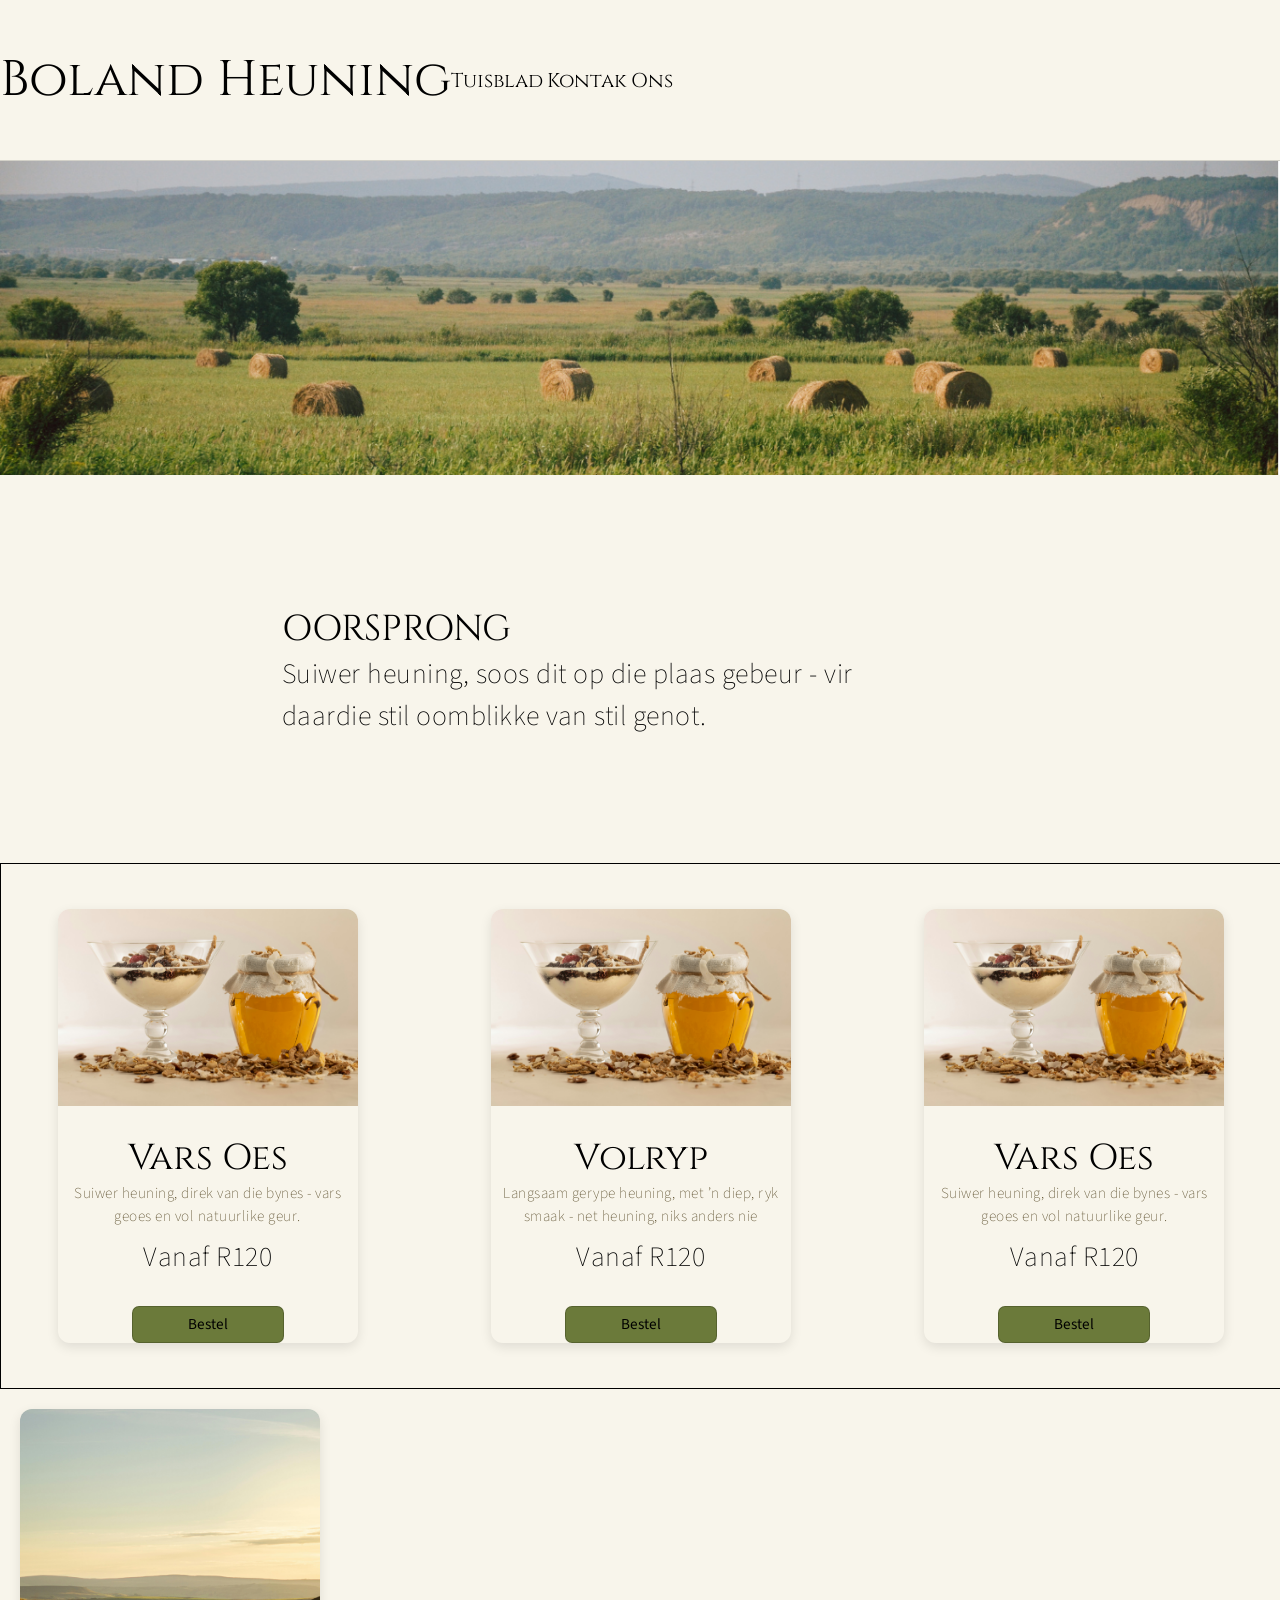
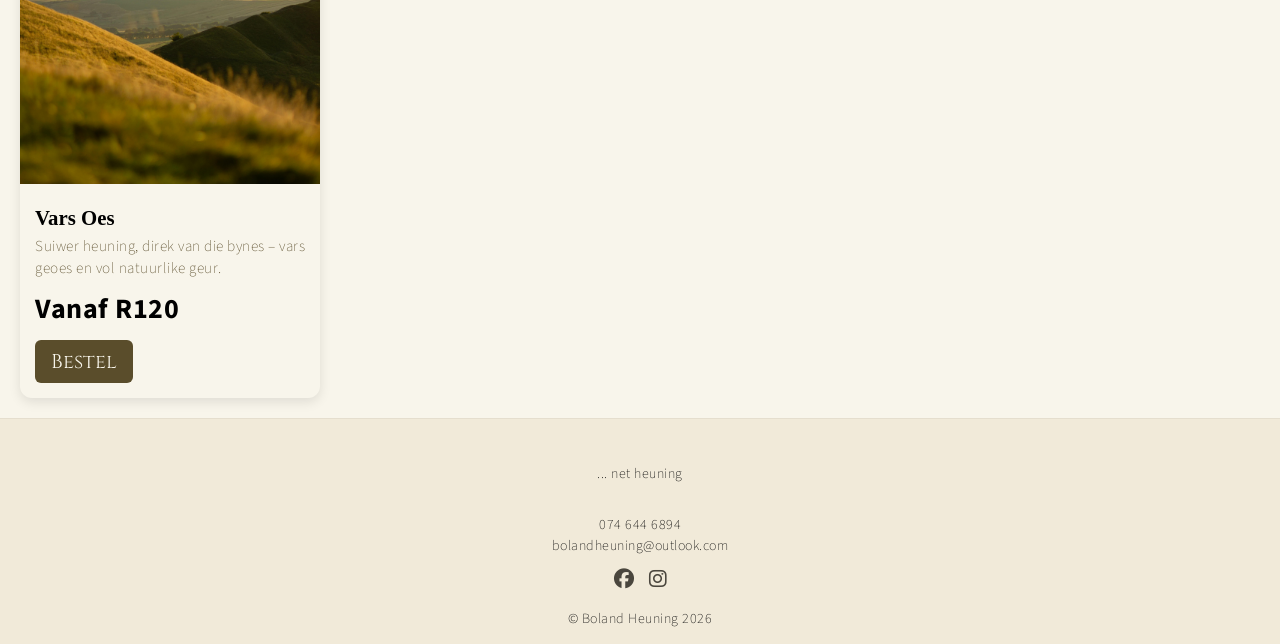
<file: index.html>
<!DOCTYPE html>
<html lang="af">
<head>
	<title>Boland Heuning | Rou heuning uit die kaap</title>
	<link rel="icon" href="favicon.ico">
	<meta name="description" content="Suiwer heuning direk van die plaas.">
	<meta name="google-site-verification" content="1xxAyk9izFs_6JRTf407h87bzic9lh0b8TUm5ViRZHU" />
	<link rel="stylesheet" href="styles.css">
	<link href="https://fonts.googleapis.com/css2?family=Cinzel:wght@400;700&display=swap" rel="stylesheet">
	<link href="https://fonts.googleapis.com/css2?family=Source+Sans+3:wght@300;400;600&display=swap" rel="stylesheet">
	<link rel="stylesheet" href="https://cdnjs.cloudflare.com/ajax/libs/font-awesome/6.5.0/css/all.min.css">




</head>
 
<body>
	<header>
		<div id="left-box"></div>
		<div id="title-box">
			<a id="title" href="index.html">Boland Heuning</a>
		</div>
		<div id="link-box">
			<a href="index.html">Tuisblad</a>
			<a href="contact.html">Kontak Ons</a>
		</div>
	</header>
	<main>
		<img id="heroImg" src="hero.png" alt="farmland panoramo">
		<div id="storyBox">
			<h1> OORSPRONG </h1>
			<p> Suiwer heuning, soos dit op die plaas gebeur - vir daardie stil oomblikke van stil genot.
			</p>
		</div>
		<div id="product-section">
			<div class="honey-card">
				<div class="overlay-zone">
					<img style="width: 100%;" src="product1.jpg" alt="honey jar">
					<div class="overlay">
					      <p class="description">
						Vars Oes word geoes sodra die heuning in die korf volledig gevul en gesluit is.
						Hierdie heuning is lig van kleur, soet en helder van smaak – perfek vir daaglikse genieting.
					      </p>
					</div>
				</div>
				<h1>Vars Oes</h1>
				<p class="description">Suiwer heuning, direk van die bynes - vars geoes en vol natuurlike geur.</p>
				<p class="price">Vanaf R120</p>
				<a class="order-button" href="order.html">Bestel</a>
			</div>
			<div class="honey-card">
				<div class="overlay-zone">
					<img style="width: 100%;" src="product1.jpg" alt="honey jar">
					<div class="overlay">
					      <p>
						Vars Oes word geoes sodra die heuning in die korf volledig gevul en gesluit is.
						Hierdie heuning is lig van kleur, soet en helder van smaak - perfek vir daaglikse genieting.
					      </p>
					</div>
				</div>
				<h1>Volryp</h1>
				<p class="description">Langsaam gerype heuning, met ’n diep, ryk smaak - net heuning, niks anders nie</p>
				<p class="price">Vanaf R120</p>
				<a class="order-button" href="order.html">Bestel</a>
			</div>
			<div class="honey-card">
				<div class="overlay-zone">
					<img style="width: 100%;" src="product1.jpg" alt="honey jar">
					<div class="overlay">
					      <p>
						Vars Oes word geoes sodra die heuning in die korf volledig gevul en gesluit is.
						Hierdie heuning is lig van kleur, soet en helder van smaak - perfek vir daaglikse genieting.
					      </p>
					</div>
				</div>
				<h1>Vars Oes</h1>
				<p class="description">Suiwer heuning, direk van die bynes - vars geoes en vol natuurlike geur.</p>
				<p class="price">Vanaf R120</p>
				<a class="order-button" href="order.html">Bestel</a>
			</div>
		</div>
	</main>
	
	
	
	
	
	<!-- Product Card (Static, Desktop + Mobile) -->
	<div class="product-card">
	  <input type="checkbox" id="vars-oes-toggle" class="toggle">
	  
	  <label for="vars-oes-toggle">
	    <img src="contact1.png" alt="Vars Oes Honey">
	    
	    <div class="overlay">
	      <p>
		Vars Oes word geoes sodra die heuning in die korf volledig gevul en gesluit is.
		Hierdie heuning is lig van kleur, soet en helder van smaak – perfek vir daaglikse genieting.
	      </p>
	    </div>
	  </label>

	  <div class="info">
	    <h3>Vars Oes</h3>
	    <p class="tagline">Suiwer heuning, direk van die bynes – vars geoes en vol natuurlike geur.</p>
	    <p class="price">Vanaf R120</p>
	    <a href="order-form.html" class="order-btn">Bestel</a>
	  </div>
	</div>
	
	
	
	
	
	
	<footer>
		<div class="footer-shell">
			<div class="footer-boxes"><p class="foot">... net heuning</p></div>
			<div class="footer-boxes">
				<p class="foot">074 644 6894<br>bolandheuning@outlook.com</p>
				<div id="icon-align">
					<a href="https://facebook.com/yourpage" target="_blank">
    					<i class="fa-brands fa-facebook"></i>
    					</a>
		    			<a href="https://instagram.com/yourpage" target="_blank">
					<i class="fa-brands fa-instagram"></i>
					</a>
				</div>
			</div>
			<div class="footer-boxes"><p class="foot">&copy; Boland Heuning 2026</p></div>
		</div>
	</footer>
</body>

</html>
</file>
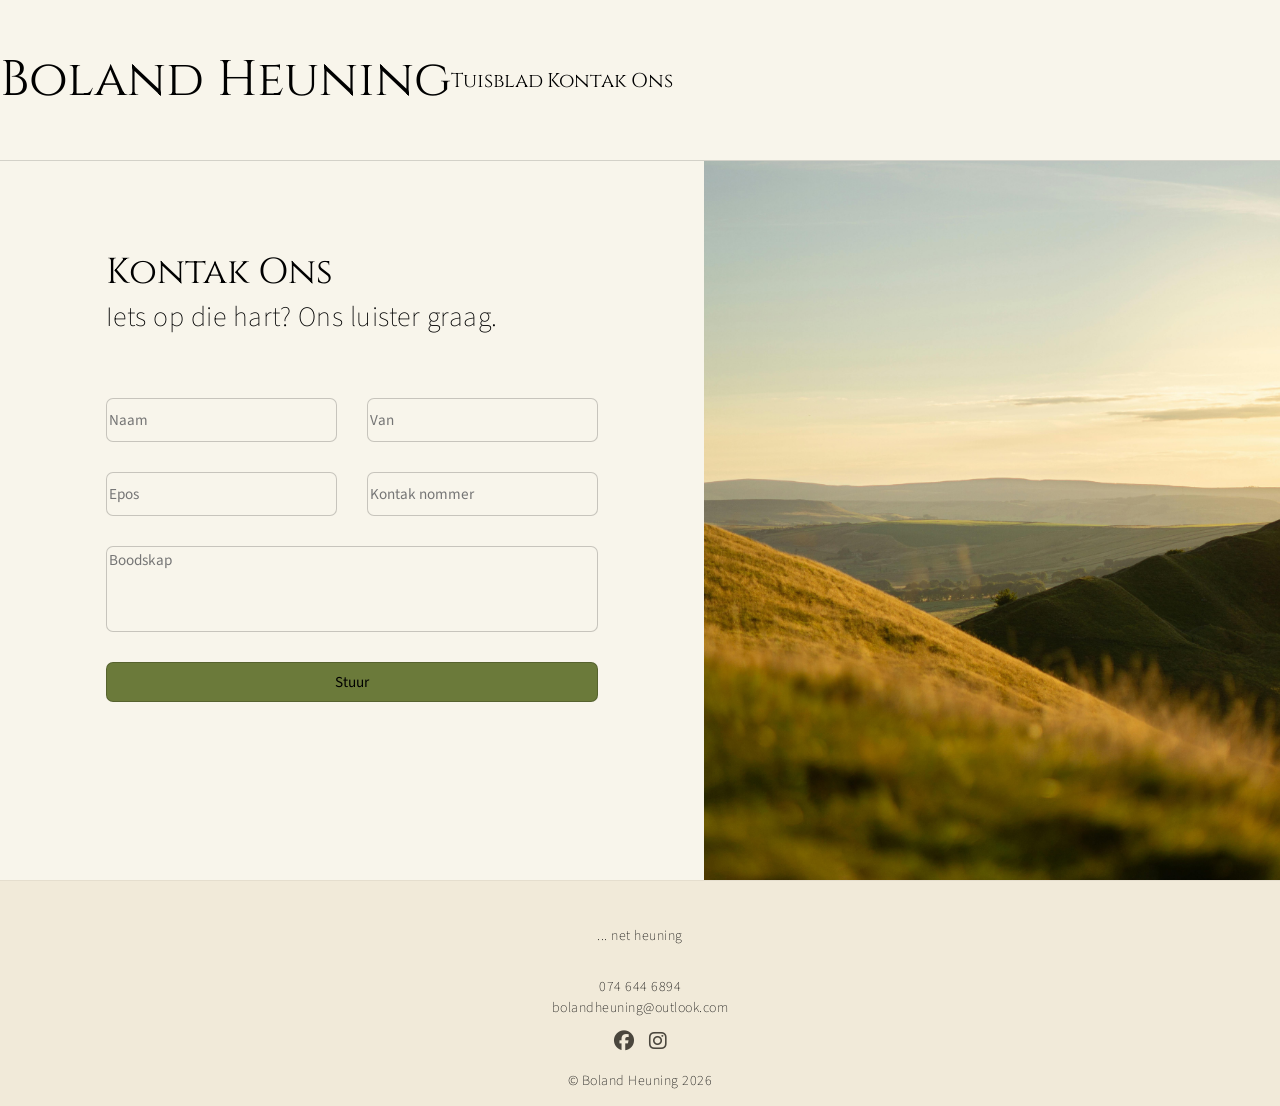
<file: contact.html>
<!DOCTYPE html>
<html>

<head>
	<title>Boland Heuning | Kontak Ons</title>
	<link rel="stylesheet" href="styles.css">
	<link href="https://fonts.googleapis.com/css2?family=Cinzel:wght@400;700&display=swap" rel="stylesheet">
	<link href="https://fonts.googleapis.com/css2?family=Source+Sans+3:wght@300;400;600&display=swap" rel="stylesheet">
	<link rel="stylesheet" href="https://cdnjs.cloudflare.com/ajax/libs/font-awesome/6.5.0/css/all.min.css">
	
</head>

<body>
	<header>
		<div id="left-box"></div>
		<div id="title-box">
			<a id="title" href="index.html">Boland Heuning</a>
		</div>
		<div id="link-box">
			<a href="index.html">Tuisblad</a>
			<a href="contact.html">Kontak Ons</a>
		</div>
	</header>
	<main id="shell-main">
		<div id="shell-left">
			<div class="form-intro">
				<h1>Kontak Ons</h1>
				<p>Iets op die hart? Ons luister graag.</p>
			</div>
			<form style="width: 70%;" class="grid-form">
				<input class="entry-edit" type="text" placeholder="Naam" name="firstname" required>
				<input class="entry-edit" type="text" placeholder="Van" name="surname" required>
		    		<input class="entry-edit" type="email" placeholder="Epos" name="email">
		    		<input class="entry-edit" type="phone" placeholder="Kontak nommer" name="phone">
				<textarea class="grid-form-tall grid-form-wide entry-edit" name="message" placeholder="Boodskap" required></textarea>
		    		<button class="submit grid-form-wide" type="submit">Stuur</button>
			</form>

		</div>
		<div id="shell-right">
			<img id="temp" src="contact1.png" alt="Picture of the honey farm">
		</div>
	</main>
	
	<footer>
		<div class="footer-shell">
			<div class="footer-boxes"><p class="foot">... net heuning</p></div>
			<div class="footer-boxes">
				<p class="foot">074 644 6894<br>bolandheuning@outlook.com</p>
				<div id="icon-align">
					<a href="https://facebook.com/yourpage" target="_blank">
    					<i class="fa-brands fa-facebook"></i>
    					</a>
		    			<a href="https://instagram.com/yourpage" target="_blank">
					<i class="fa-brands fa-instagram"></i>
					</a>
				</div>
			</div>
			<div class="footer-boxes"><p class="foot">&copy; Boland Heuning 2026</p></div>
		</div>
	</footer>
</body>

</html>
</file>
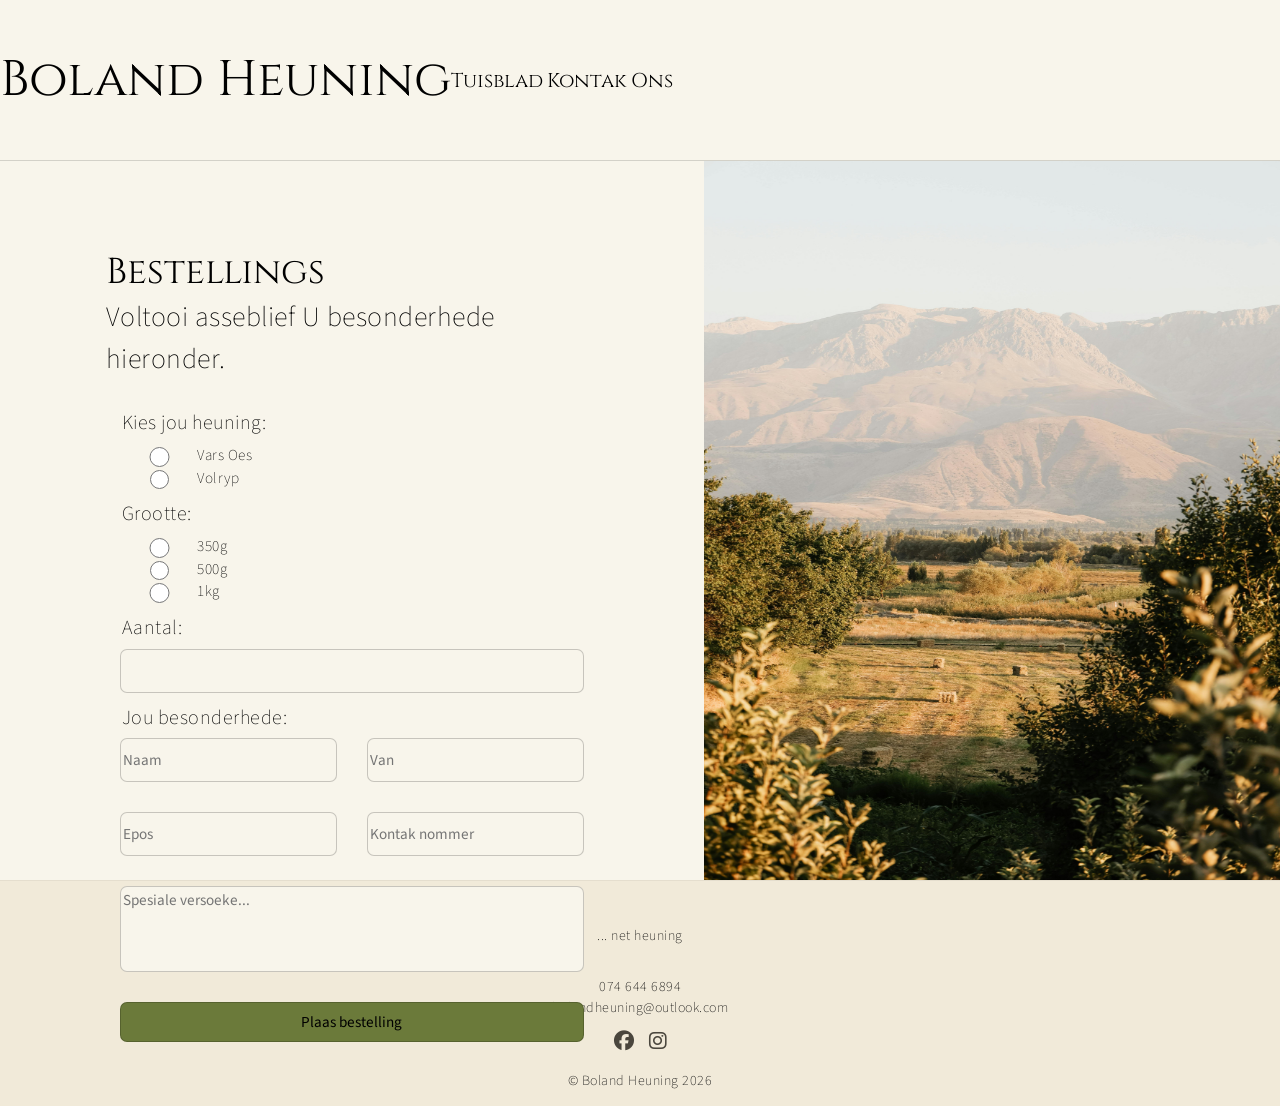
<file: order.html>
<!DOCTYPE html>
<html>

<head>
	<title>Boland Heuning | Bestellings</title>
	<link rel="stylesheet" href="styles.css">
	<link href="https://fonts.googleapis.com/css2?family=Cinzel:wght@400;700&display=swap" rel="stylesheet">
	<link href="https://fonts.googleapis.com/css2?family=Source+Sans+3:wght@300;400;600&display=swap" rel="stylesheet">
	<link rel="stylesheet" href="https://cdnjs.cloudflare.com/ajax/libs/font-awesome/6.5.0/css/all.min.css">
	
</head>

<body>
	<header>
		<div id="left-box"></div>
		<div id="title-box">
			<a id="title" href="index.html">Boland Heuning</a>
		</div>
		<div id="link-box">
			<a href="index.html">Tuisblad</a>
			<a href="contact.html">Kontak Ons</a>
		</div>
	</header>
	<main id="shell-main">
		<div id="shell-left">
			<div class="form-intro">
				<h1>Bestellings</h1>
				<p>Voltooi asseblief U besonderhede hieronder.</p>
			</div>
			<form style="width: 70%;">
				<fieldset>
					<legend>Kies jou heuning:</legend>
					<input class="checkbox" type="radio" name="honey-choice" required>
					<label for="honey-choice">Vars Oes</label>
					<input class="checkbox" type="radio" name="honey-choice">
					<label for="honey-choice">Volryp</label>
				</fieldset>
				<fieldset>
					<legend>Grootte:</legend>
					<input class="checkbox" type="radio" name="honey-size" required>
					<label>350g</label>
					<input class="checkbox" type="radio" name="honey-size">
					<label>500g</label>
					<input class="checkbox" type="radio" name="honey-size">
					<label>1kg</label>
				</fieldset>
				<fieldset>
					<legend>Aantal:</legend>
					<input class="entry-edit" style="grid-column: span 2;" type="number" required>
				</fieldset>
				<fieldset class="grid-form" style="margin-top: 0;">
					<legend>Jou besonderhede:</legend>
					<input class="entry-edit" type="text" placeholder="Naam" name="firstname" required>
					<input class="entry-edit" type="text" placeholder="Van" name="surname" required>
			    		<input class="entry-edit" type="email" placeholder="Epos" name="email">
			    		<input class="entry-edit" type="phone" placeholder="Kontak nommer" name="phone" required>
					<textarea class="grid-form-tall grid-form-wide entry-edit" name="message" placeholder="Spesiale versoeke..."></textarea>
			    		<button class="submit grid-form-wide" type="submit">Plaas bestelling</button>
				</fieldset>
			</form>

		</div>
		<div id="shell-right">
			<img id="temp" src="contact2.png" alt="Picture of our farm">
		</div>
	</main>
	
	<footer>
		<div class="footer-shell">
			<div class="footer-boxes"><p class="foot">... net heuning</p></div>
			<div class="footer-boxes">
				<p class="foot">074 644 6894<br>bolandheuning@outlook.com</p>
				<div id="icon-align">
					<a href="https://facebook.com/yourpage" target="_blank">
    					<i class="fa-brands fa-facebook"></i>
    					</a>
		    			<a href="https://instagram.com/yourpage" target="_blank">
					<i class="fa-brands fa-instagram"></i>
					</a>
				</div>
			</div>
			<div class="footer-boxes"><p class="foot">&copy; Boland Heuning 2026</p></div>
		</div>
	</footer>
</body>

</html>
</file>
<file: styles.css>
:root {
    --headHeight: 160px;
}
body{
	background-color: #f8f5eb;
	margin: 0;	
}
header{
	/*border-bottom: 1px solid black;*/
	border-bottom: 1px solid rgba(0,0,0,0.15);
	background-color: #f8f5eb;
	position: fixed;
	top: 0;
	left: 0;
	width: 100vw;
	height: var(--headHeight);
	z-index: 10;
	   
	display: flex;
	align-items: center;
}
#linkBox{
	width: 15vw;
	margin-left:20vw;
	display: flex;
    	align-items: center;
    	justify-content: space-between;
}
#titleBox{
	width: 24vw;
	margin-left:38vw;
	display: flex;
    	align-items: center;
    	justify-content: space-between;
    	white-space: nowrap;
}
#title{
	font-size: 50px;
}
a{
	text-decoration: none;
	color: black;
	font-size: 20px;
	font-family: 'Cinzel', serif;
}
main{
	position: relative;
	margin-top: var(--headHeight); /* prevents content hiding behind header */
}
#heroImg{
	position: relative;
	top: 0;
	width: 100vw;
}
#storyBox{
	margin-left: 22vw;
	margin-top: 14vh;
	width: 45vw;
}
#product-section{
	margin-top: 14vh;
	border: 1px solid black;
	width: 100vw;
	display: flex;
	justify-content: space-around;
	flex-wrap: wrap;
	gap: 20px;
}
.honey-card{
	position: relative;
	margin-top: 5vh;
	margin-bottom: 5vh;
	width: 300px;
	/*border: 1px solid black;*/
	border-radius: 12px;
	box-shadow: 0 4px 12px rgba(0,0,0,0.1);
	overflow: hidden;
	display: flex;
	align-items: center;
	flex-direction: column;
	justify-content: space-between;
	text-align: center;
	
	
	/*flex: 0 0 10vw;          /* grow | shrink | minimum width */
    	/*min-width: 250px;         /* prevents getting too small */
}
h1{
	font-family: 'Cinzel', serif;
	font-size: 36px;
	font-weight: 100;
	margin-bottom:0;
}
p{
	margin-top: 0;
	font-family: 'Source Sans 3', sans-serif;
	font-size: 28px;
	font-weight: 100;  
	line-height: 1.5;
	letter-spacing: 0.5px;
}

footer{
	margin-top: 0vh;
	border-top: 1px solid rgba(0,0,0,0.05);
	background-color: #f1ead9; /*	#f1ead9,#e4dcc6,#ebe3cf,*/
	
	display: flex;
	flex-direction: column;
	align-items: center;	
}
.footer-shell{
	margin-top: 5vh;
	width: 20vw;
	height: 20vh;
	display: flex;
	align-items: center;
	flex-direction: column;
	justify-content: space-between;
}
.footer-boxes{
	display: flex;
	flex-direction: column;
	align-items: center;
}
.foot{
	font-size: 14px;
	text-align: center;
}
#icon-align{
	margin-top: -5px;
	display: flex;
	justify-content: space-between;
	align-items: center;
	gap: 15px;
}
.fa-brands {
    font-size: 20px;
    color: #4a463d;
}
.order-button{
	font-size: 20px;
	height: 35px;
	width: 50%;
	border: 1px solid rgba(0,0,0,0.2);
	border-radius: 7px;
	font-family: 'Source Sans 3', sans-serif;
	font-size: 0.95rem;
	background-color: #6b7a3a;
	display: flex;
	align-items: center;
	justify-content: center;
}
.order-button:hover{
	border: 1px solid rgba(0,0,0,0.8);
	box-shadow: 0 2px 4px rgba(0,0,0,0.08);
}
.description{ font-size: 0.95rem; color: #5a4d2b; margin: 0 0 8px; }
/*--------------------------------Contact Page--------------------------------*/
#shell-main{
	display: flex;
	align-items: center;
}
#shell-left{
	width: 55%;
	height: 80vh;
	display: flex;
	flex-direction: column;
	align-items: center;
}
#shell-right{
	width: 45%;
	height: 80vh;
}
#temp{
	width: 100%;
	height: 100%;
}
.form-intro{
	margin-top: 4rem;
	width: 70%;
}
.grid-form{
	margin-top: 2rem;
	/*margin: 0 auto;*/
	display: grid;
	grid-template-columns: 1fr 1fr;
	gap: 30px;
	/*width: 70%;*/
	box-sizing: border-box;
	
}
.entry-edit{
	font-size: 20px;
	height: 40px;
	border: 1px solid rgba(0,0,0,0.2);
	border-radius: 7px;
	font-family: 'Source Sans 3', sans-serif;
	font-size: 0.95rem;
	background-color: #f8f5eb;
}
.entry-edit:hover{
	border: 1px solid rgba(0,0,0,0.8);
}
.entry-edit:focus{
	border: 1px solid rgba(0,0,0,0.8);
	background-color: #f1ead9; 
	outline: none;
}
.submit{
	font-size: 20px;
	height: 40px;
	border: 1px solid rgba(0,0,0,0.2);
	border-radius: 7px;
	font-family: 'Source Sans 3', sans-serif;
	font-size: 0.95rem;
	background-color: #6b7a3a;
}
.submit:hover{
	border: 1px solid rgba(0,0,0,0.8);
	box-shadow: 0 2px 4px rgba(0,0,0,0.08);
}
.submit:focus{
	border: 1px solid rgba(0,0,0,0.8);
	background-color: #f1ead9; 
	outline: none;
}
.grid-form-wide{
	grid-column: span 2;
}
.grid-form-tall{
	height: 80px;
}
textarea{
	resize: none;
}

/*--------------------------------Tools--------------------------------*/
.border{
	border: 1px solid black;
}

/*--------------------------------Universal--------------------------------*/
.icon:hover{
	color: #f8f5eb;
	transition: background-color 0.3s;
}	/*Not yet used*/

/*--------------------------------Experimental--------------------------------*/
.product-card {
  position: relative;
  width: 300px;
  overflow: hidden;
  border-radius: 12px;
  box-shadow: 0 4px 12px rgba(0,0,0,0.1);
  margin: 20px;
}

.product-card img {
  width: 100%;
}

/* --- Overlay (Hidden by Default) --- */
.overlay {
  position: absolute;
  top: 0;
  left: 0;
  width: 100%;
  height: 100%;
  background: rgba(248,245,235,0.95);
  color: #5a4d2b;
  display: flex;
  align-items: center;
  justify-content: center;
  text-align: center;
  padding: 20px;
  opacity: 0;
  transition: opacity 0.3s;
  pointer-events: none; /* overlay doesn’t block clicks */
}

/* --- Desktop Hover --- */
.product-card label:hover .overlay {
  opacity: 1;
}

.honey-card .overlay-zone:hover .overlay{
	opacity: 1;
}


/* --- Info Section --- */
.info {
  padding: 15px;
}

.info h3 { margin: 0 0 5px; font-size: 1.3rem; }
.info .tagline { font-size: 0.95rem; color: #5a4d2b; margin: 0 0 8px; }
.info .price { font-weight: bold; margin: 0 0 10px; }

.order-btn {
  display: inline-block;
  text-decoration: none;
  background-color: #5a4d2b;
  color: #f8f5eb;
  padding: 8px 16px;
  border-radius: 6px;
  transition: background 0.3s;
}
.order-btn:hover { background-color: #7a6b4c; }

/* --- Mobile: Tap to Reveal using Checkbox Hack --- */
.toggle {
  display: none; /* hide the checkbox */
}

.toggle:checked + label .overlay {
  opacity: 1;
  pointer-events: auto;
}

@media (max-width: 768px) {
  .product-card label:hover .overlay {
    opacity: 0; /* disable hover on mobile */
  }
}

/*--------------------------------Order Form--------------------------------*/
fieldset{
	display: grid;
	grid-template-columns: 1fr 5fr;
	border: none;
}
legend{
	font-family: 'Source Sans 3', sans-serif;
	font-size: 20px;
	font-weight: 100;  
	line-height: 1.5;
	letter-spacing: 0.5px;
}
label{
	font-family: 'Source Sans 3', sans-serif;
	font-weight: 100;  
	line-height: 1.5;
	letter-spacing: 0.5px;
	font-size: 0.95rem;
}
.checkbox{
	accent-color: #6b7a3a;   /* your colour */
}
</file>
